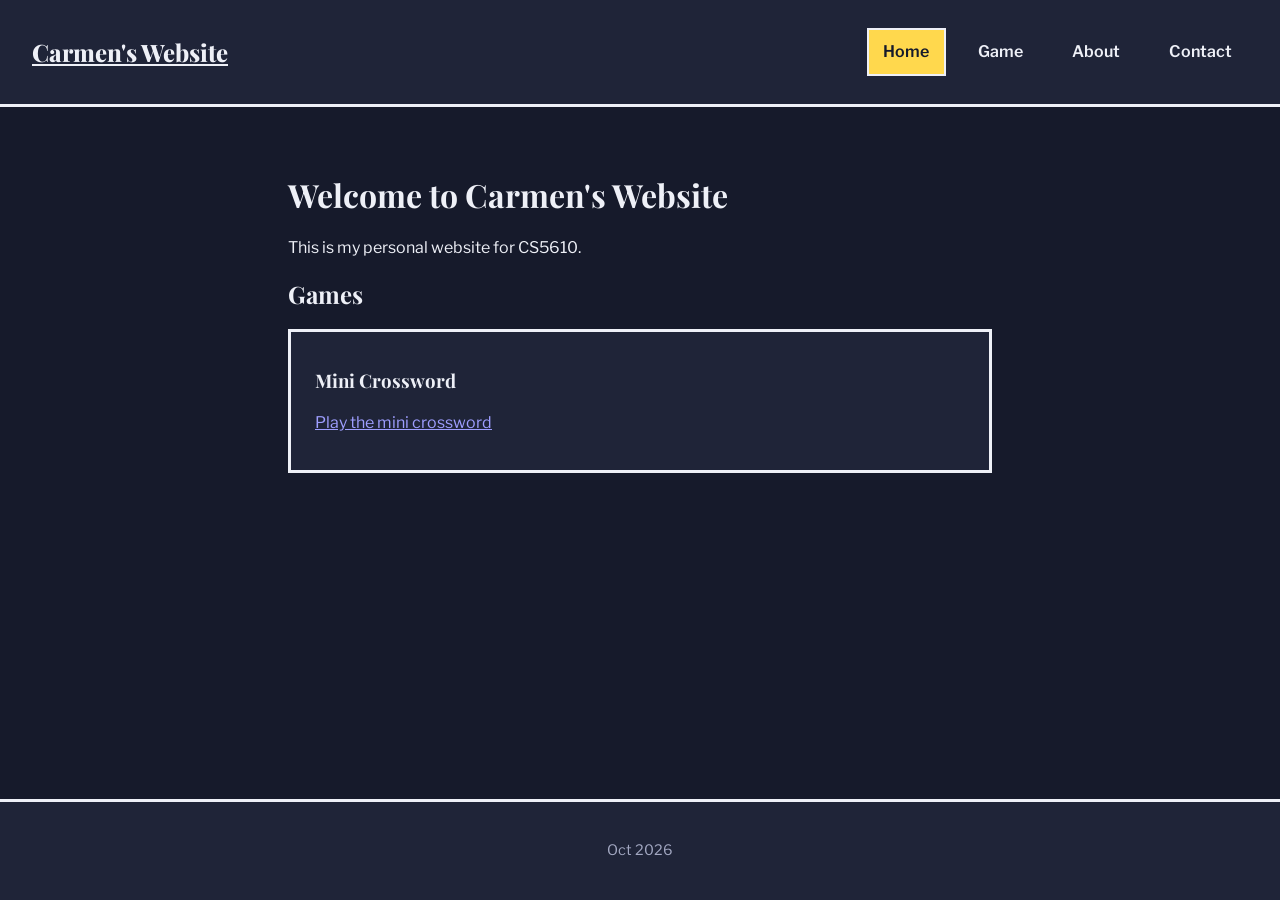
<file: index.html>
<!DOCTYPE html>
<html lang="en">
<head>
    <meta charset="UTF-8">
    <meta name="viewport" content="width=device-width, initial-scale=1.0">
    <title>Carmen's Website For CS5610</title>
    <meta name="description" content="Carmen's website for CS5610.">
    <link rel="stylesheet" href="css/main.css">
    <link rel="preconnect" href="https://fonts.googleapis.com">
    <link rel="preconnect" href="https://fonts.gstatic.com" crossorigin>
    <link href="https://fonts.googleapis.com/css2?family=Libre+Franklin:wght@400;600&family=Playfair+Display:wght@700;800&display=swap" rel="stylesheet">
</head>

<body>
    <header class="site-header">
        <a href="index.html" class="site-title">Carmen's Website</a>
        <nav>
            <ul class="nav-list">
            <li><a href="index.html" aria-current="page">Home</a></li>
            <li><a href="game.html">Game</a></li>
            <li><a href="about.html">About</a></li>
            <li><a href="contact.html">Contact</a></li>
      </ul>
        </nav>
    </header>

    <main>
        <h1>Welcome to Carmen's Website</h1>
        <p>This is my personal website for CS5610.</p>

        <section>
        <h2>Games</h2>
        <article>
        <h3>Mini Crossword</h3>
        <p><a href="game.html">Play the mini crossword</a></p>
        </article>
        </section>
    </main>

    <footer class="site-footer">
        <p>Oct 2026</p>
    </footer>
    
</body>
</html>
</file>
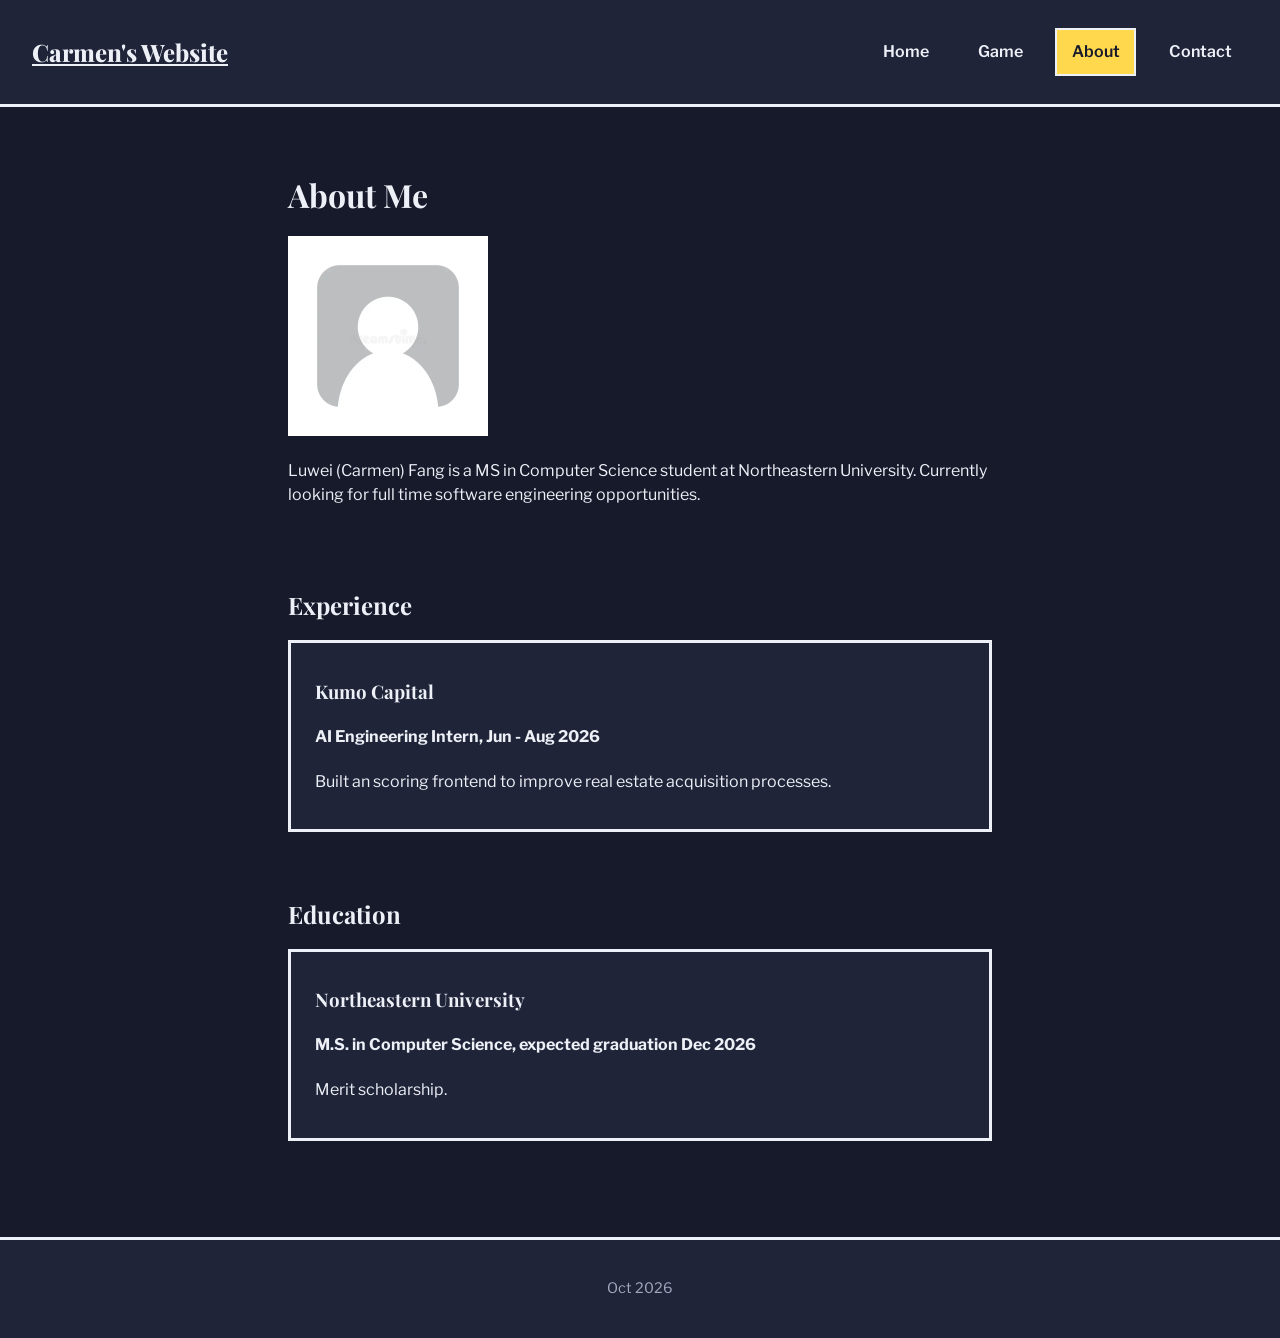
<file: about.html>
<!DOCTYPE html>
<html lang="en">
<head>
    <meta charset="UTF-8">
    <meta name="viewport" content="width=device-width, initial-scale=1.0">
    <title>About | Carmen's Website</title>
    <meta name="description" content="Experience and education information of Carmen.">
    <link rel="stylesheet" href="css/main.css">
    <link rel="preconnect" href="https://fonts.googleapis.com">
    <link rel="preconnect" href="https://fonts.gstatic.com" crossorigin>
    <link href="https://fonts.googleapis.com/css2?family=Libre+Franklin:wght@400;600&family=Playfair+Display:wght@700;800&display=swap" rel="stylesheet">
</head>
<body>

    <header class="site-header">
        <a href="index.html" class="site-title">Carmen's Website</a>
        <nav>
        <ul class="nav-list">
            <li><a href="index.html">Home</a></li>
            <li><a href="game.html">Game</a></li>
            <li><a href="about.html" aria-current="page">About</a></li>
            <li><a href="contact.html">Contact</a></li>
      </ul>
    </nav>
  </header>

  <main>
    <h1>About Me</h1>
    <img src="./images/blank-avatar-photo.webp" alt="Headshot picture" width="200" height="200">
    <p>Luwei (Carmen) Fang is a MS in Computer Science student at Northeastern University. Currently looking for full time software engineering opportunities.</p>
    <br>
    <br>

    <section>
      <h2>Experience</h2>
      <article>
        <h3>Kumo Capital</h3>
        <h4>AI Engineering Intern, Jun - Aug 2026</h4>
        <p>Built an scoring frontend to improve real estate acquisition processes.</p>
      </article>
    </section>
    <br>
    <br>

    <section>
      <h2>Education</h2>
      <article>
        <h3>Northeastern University</h3>
        <h4>M.S. in Computer Science, expected graduation Dec 2026</h4>
        <p>Merit scholarship.</p>
      </article>
    </section>
    <br>
    <br>

  </main>

  <footer class="site-footer">
        <p>Oct 2026</p>
    </footer>
    
</body>
</html>
</file>
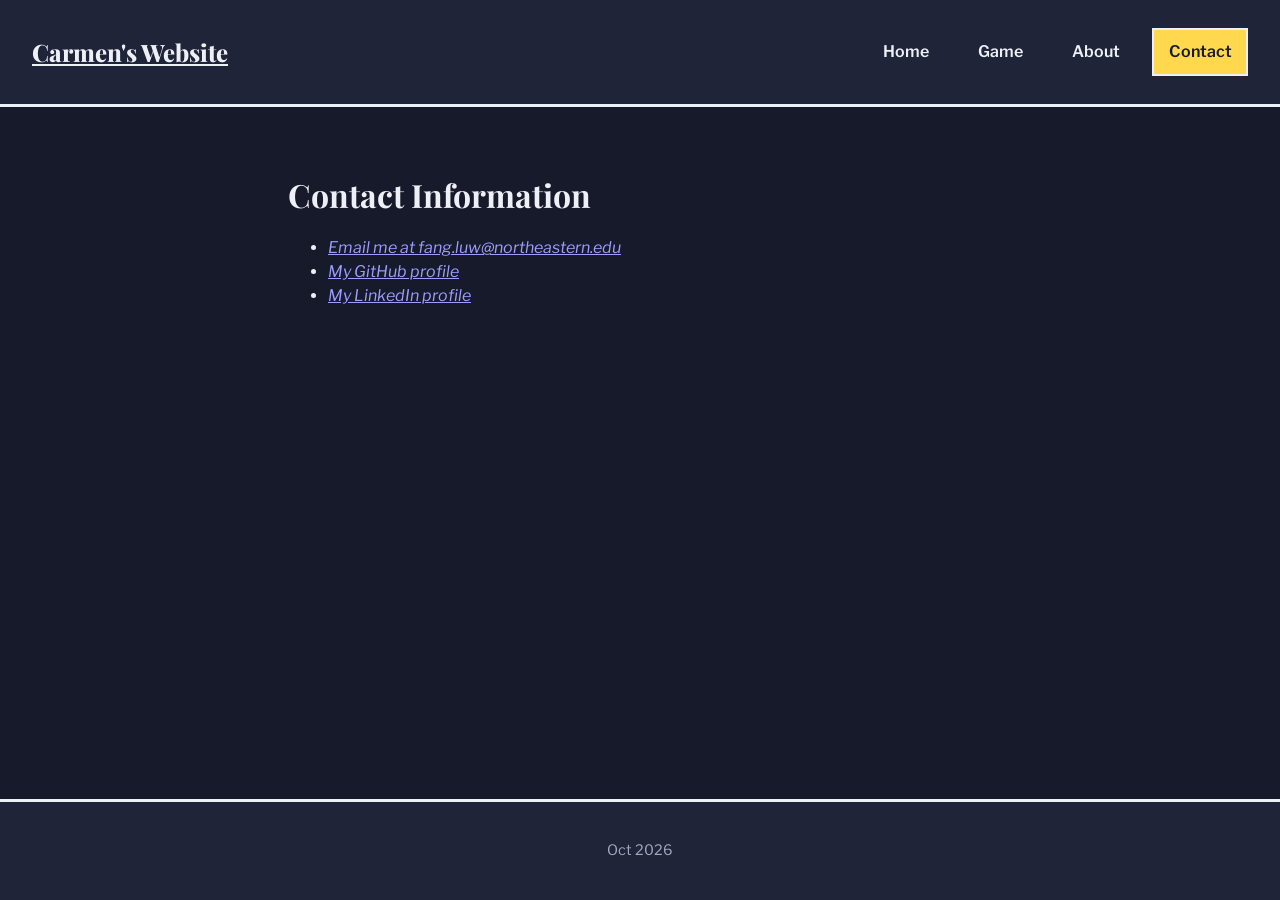
<file: contact.html>
<!DOCTYPE html>
<html lang="en">
<head>
    <meta charset="UTF-8">
    <meta name="viewport" content="width=device-width, initial-scale=1.0">
    <title>Contact | Carmen's Website</title>
    <meta name="description" content="Carmen's contact information and online profiles.">
    <link rel="stylesheet" href="css/main.css">
    <link rel="preconnect" href="https://fonts.googleapis.com">
    <link rel="preconnect" href="https://fonts.gstatic.com" crossorigin>
    <link href="https://fonts.googleapis.com/css2?family=Libre+Franklin:wght@400;600&family=Playfair+Display:wght@700;800&display=swap" rel="stylesheet">
</head>
<body>

    <header class="site-header">
    <a href="index.html" class="site-title">Carmen's Website</a>
    <nav>
      <ul class="nav-list">
        <li><a href="index.html">Home</a></li>
        <li><a href="game.html">Game</a></li>
        <li><a href="about.html">About</a></li>
        <li><a href="contact.html" aria-current="page">Contact</a></li>
      </ul>
    </nav>
  </header>

  <main>
    <h1>Contact Information</h1>

    <section>
      <address>
        <ul>
          <li><a href="mailto:fang.luw@northeastern.edu">Email me at fang.luw@northeastern.edu</a></li>
          <li><a href="https://github.com/fangluw">My GitHub profile</a></li>
          <li><a href="https://www.linkedin.com/in/carmenfang/">My LinkedIn profile</a></li>
        </ul>
      </address>
    </section>
  </main>

  <footer class="site-footer">
    <p>Oct 2026</p>
  </footer>
    
</body>
</html>
</file>
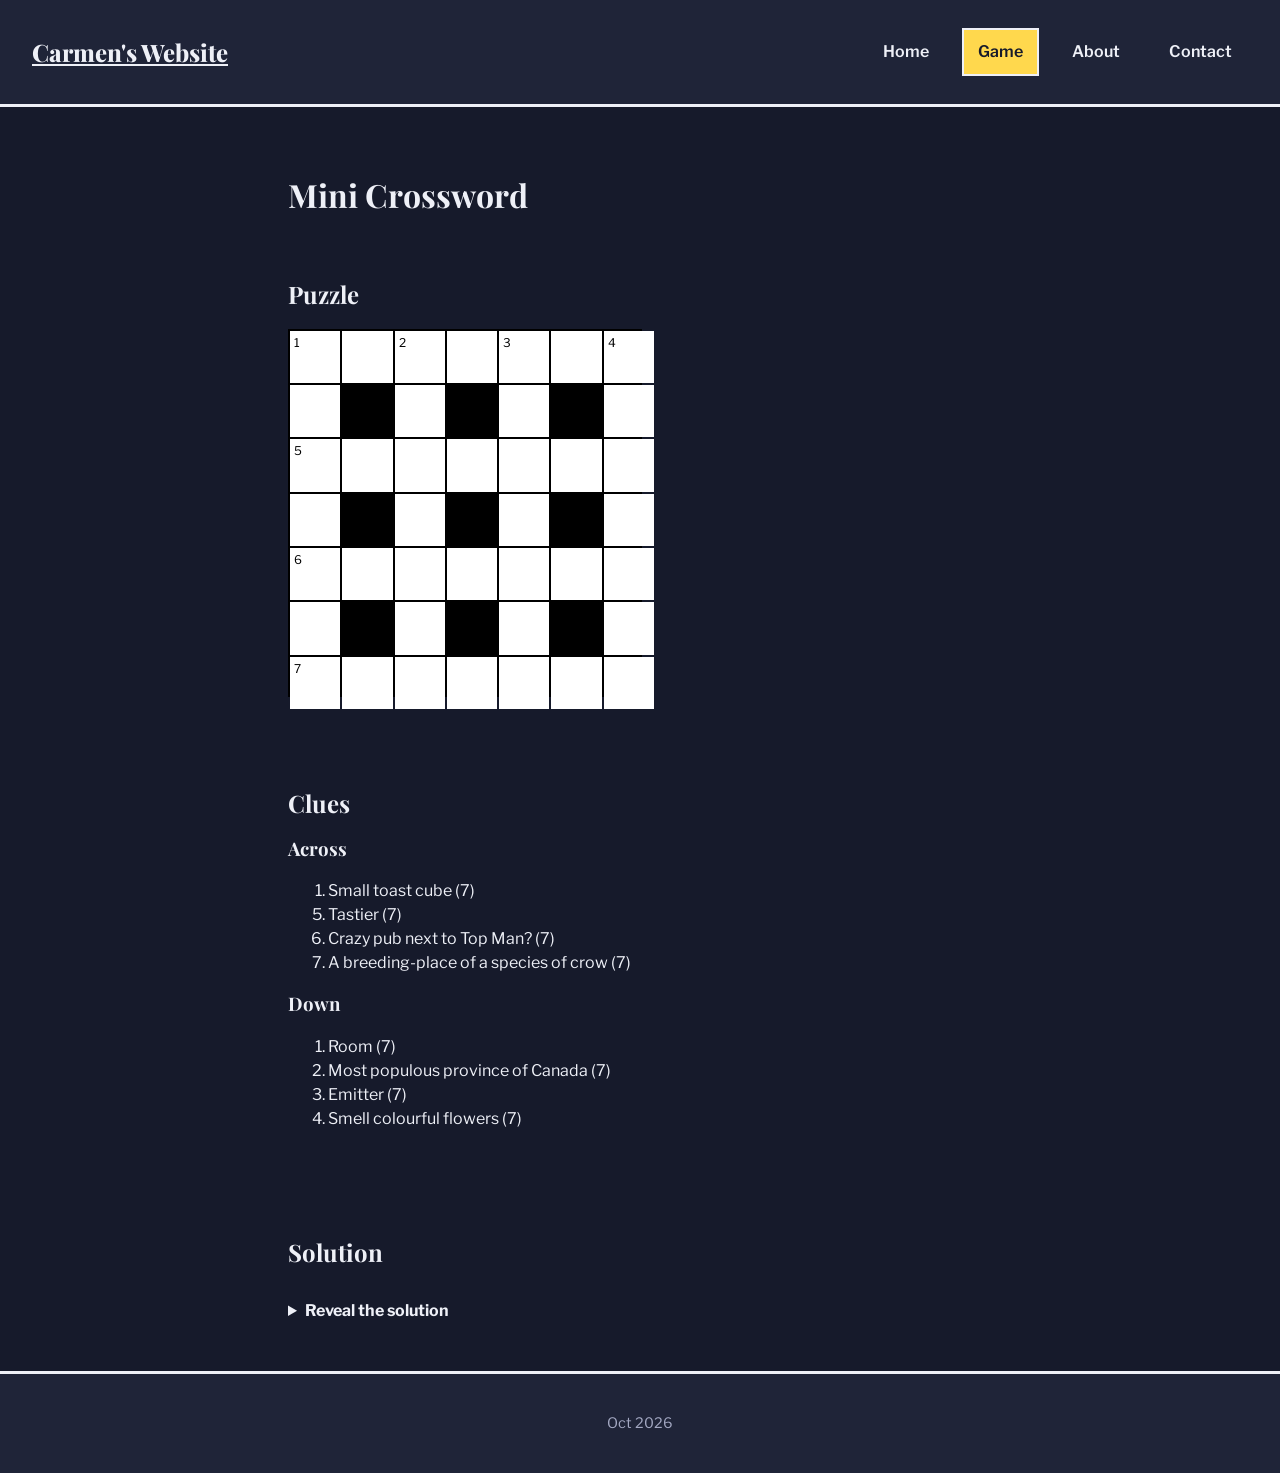
<file: game.html>
<!DOCTYPE html>
<html lang="en">
<head>
    <meta charset="UTF-8">
    <meta name="viewport" content="width=device-width, initial-scale=1.0">
    <title>Mini Crossword | Carmen's Website</title>
    <meta name="description" content="A mini crossword game.">
    <link rel="stylesheet" href="css/main.css">
    <link rel="stylesheet" href="css/game.css">
    <link rel="preconnect" href="https://fonts.googleapis.com">
    <link rel="preconnect" href="https://fonts.gstatic.com" crossorigin>
    <link href="https://fonts.googleapis.com/css2?family=Libre+Franklin:wght@400;600&family=Playfair+Display:wght@700;800&display=swap" rel="stylesheet">
</head>

<body>

    <header class="site-header">
    <a href="index.html" class="site-title">Carmen's Website</a>
    <nav>
      <ul class="nav-list">
        <li><a href="index.html">Home</a></li>
        <li><a href="game.html" aria-current="page">Game</a></li>
        <li><a href="about.html">About</a></li>
        <li><a href="contact.html">Contact</a></li>
      </ul>
    </nav>
  </header>

  <main>
    <h1>Mini Crossword</h1>
    <br>
  
    <section class="puzzle">
      <h2>Puzzle</h2>
      <div class="grid">
      <!-- Row 1 -->
      <div class="cell"><label class="num">1</label><input type="text" maxlength="1" aria-label="Row 1, column 1, 1 Across, 1 Down"></div>
      <div class="cell"><input type="text" maxlength="1" aria-label="Row 1, column 2, 1 Across"></div>
      <div class="cell"><label class="num">2</label><input type="text" maxlength="1" aria-label="Row 1, column 3, 1 Across, 2 Down"></div>
      <div class="cell"><input type="text" maxlength="1" aria-label="Row 1, column 4, 1 Across"></div>
      <div class="cell"><label class="num">3</label><input type="text" maxlength="1" aria-label="Row 1, column 5, 1 Across, 3 Down"></div>
      <div class="cell"><input type="text" maxlength="1" aria-label="Row 1, column 6, 1 Across"></div>
      <div class="cell"><label class="num">4</label><input type="text" maxlength="1" aria-label="Row 1, column 7, 1 Across, 4 Down"></div>

      <!-- Row 2 -->
      <div class="cell"><input type="text" maxlength="1" aria-label="Row 2, column 1, 1 Down"></div>
      <div class="block"></div>
      <div class="cell"><input type="text" maxlength="1" aria-label="Row 2, column 3, 2 Down"></div>
      <div class="block"></div>
      <div class="cell"><input type="text" maxlength="1" aria-label="Row 2, column 5, 3 Down"></div>
      <div class="block"></div>
      <div class="cell"><input type="text" maxlength="1" aria-label="Row 2, column 7, 4 Down"></div>

      <!-- Row 3 -->
      <div class="cell"><label class="num">5</label><input type="text" maxlength="1" aria-label="Row 3, column 1, 5 Across, 1 Down"></div>
      <div class="cell"><input type="text" maxlength="1" aria-label="Row 3, column 2, 5 Across"></div>
      <div class="cell"><input type="text" maxlength="1" aria-label="Row 3, column 3, 5 Across, 2 Down"></div>
      <div class="cell"><input type="text" maxlength="1" aria-label="Row 3, column 4, 5 Across"></div>
      <div class="cell"><input type="text" maxlength="1" aria-label="Row 3, column 5, 5 Across, 3 Down"></div>
      <div class="cell"><input type="text" maxlength="1" aria-label="Row 3, column 6, 5 Across"></div>
      <div class="cell"><input type="text" maxlength="1" aria-label="Row 3, column 7, 5 Across, 4 Down"></div>

      <!-- Row 4 -->
      <div class="cell"><input type="text" maxlength="1" aria-label="Row 4, column 1, 1 Down"></div>
      <div class="block"></div>
      <div class="cell"><input type="text" maxlength="1" aria-label="Row 4, column 3, 2 Down"></div>
      <div class="block"></div>
      <div class="cell"><input type="text" maxlength="1" aria-label="Row 4, column 5, 3 Down"></div>
      <div class="block"></div>
      <div class="cell"><input type="text" maxlength="1" aria-label="Row 4, column 7, 4 Down"></div>

      <!-- Row 5 -->
      <div class="cell"><label class="num">6</label><input type="text" maxlength="1" aria-label="Row 5, column 1, 6 Across, 1 Down"></div>
      <div class="cell"><input type="text" maxlength="1" aria-label="Row 5, column 2, 6 Across"></div>
      <div class="cell"><input type="text" maxlength="1" aria-label="Row 5, column 3, 6 Across, 2 Down"></div>
      <div class="cell"><input type="text" maxlength="1" aria-label="Row 5, column 4, 6 Across"></div>
      <div class="cell"><input type="text" maxlength="1" aria-label="Row 5, column 5, 6 Across, 3 Down"></div>
      <div class="cell"><input type="text" maxlength="1" aria-label="Row 5, column 6, 6 Across"></div>
      <div class="cell"><input type="text" maxlength="1" aria-label="Row 5, column 7, 6 Across, 4 Down"></div>

      <!-- Row 6 -->
      <div class="cell"><input type="text" maxlength="1" aria-label="Row 6, column 1, 1 Down"></div>
      <div class="block"></div>
      <div class="cell"><input type="text" maxlength="1" aria-label="Row 6, column 3, 2 Down"></div>
      <div class="block"></div>
      <div class="cell"><input type="text" maxlength="1" aria-label="Row 6, column 5, 3 Down"></div>
      <div class="block"></div>
      <div class="cell"><input type="text" maxlength="1" aria-label="Row 6, column 7, 4 Down"></div>

      <!-- Row 7 -->
      <div class="cell"><label class="num">7</label><input type="text" maxlength="1" aria-label="Row 7, column 1, 7 Across, 1 Down"></div>
      <div class="cell"><input type="text" maxlength="1" aria-label="Row 7, column 2, 7 Across"></div>
      <div class="cell"><input type="text" maxlength="1" aria-label="Row 7, column 3, 7 Across, 2 Down"></div>
      <div class="cell"><input type="text" maxlength="1" aria-label="Row 7, column 4, 7 Across"></div>
      <div class="cell"><input type="text" maxlength="1" aria-label="Row 7, column 5, 7 Across, 3 Down"></div>
      <div class="cell"><input type="text" maxlength="1" aria-label="Row 7, column 6, 7 Across"></div>
      <div class="cell"><input type="text" maxlength="1" aria-label="Row 7, column 7, 7 Across, 4 Down"></div>
    </div>
    </section>

    <br>
    <br>
    <br>
    <section>
      <h2>Clues</h2>
      <h3>Across</h3>
      <ol class="clue-list">
        <li value="1">Small toast cube (7)</li>
        <li value="5">Tastier (7)</li>
        <li value="6">Crazy pub next to Top Man? (7)</li>
        <li value="7">A breeding-place of a species of crow (7)</li>
      </ol>
      <h3>Down</h3>
      <ol class="clue-list">
        <li value="1">Room (7)</li>
        <li value="2">Most populous province of Canada (7)</li>
        <li value="3">Emitter (7)</li>
        <li value="4">Smell colourful flowers (7)</li>
      </ol>
    </section>

    <br>
    <br>
    <br>
    <section>
      <h2>Solution</h2>
      <details class="solution">
        <summary>Reveal the solution</summary>
        <br>
        <h3>Across answers</h3>
        <ol>
          <li value="1">BACKING</li>
          <li value="5">SCAMPER</li>
          <li value="6">EMBROIL</li>
          <li value="7">LOTTERY</li>
        </ol>
        <h3>Down answers</h3>
        <ol>
          <li value="1">BOSWELL</li>
          <li value="2">CHATBOT</li>
          <li value="3">IMPROVE</li>
          <li value="4">GORMLEY</li>
        </ol>
      </details>
    </section>
  </main>

  <footer class="site-footer">
    <p>Oct 2026</p>
  </footer>
    
</body>
</html>
</file>
<file: css/main.css>
:root {
  --bg: #161a2b;
  --surface: #1f2438;
  --text: #eef0f7;
  --muted: #a3a8c2;
  --line: #eef0f7;
  --highlight: #ffd84d;
  --clue: #a7d8ff;
  --on-color: #161a2b;
  --border: 3px solid var(--line);
  --tap: 44px;
  --nav-height: 3.5rem;
  color-scheme: dark;
}


body {
  margin: 0;
  min-height: 100vh;
  display: flex;
  flex-direction: column;
  font-family: 'Libre Franklin', system-ui, -apple-system, sans-serif;
  font-size: 1rem;
  line-height: 1.5;
  color: var(--text);
  background-color: var(--bg);
}


img {
  max-width: 100%;
  height: auto;
}



.site-header {
  position: sticky;
  top: 0;
  z-index: 10;
  display: flex;
  justify-content: space-between;
  align-items: center;
  flex-wrap: wrap;
  gap: 1rem;
  padding: 0.75rem 2rem;
  background: var(--surface);
  border-bottom: var(--border);
}


.site-title {
  display: inline-flex;
  align-items: center;
  min-height: var(--tap);
  color: var(--text);
  font-family: 'Playfair Display', Georgia, serif;
  font-size: 1.5rem;
  font-weight: 800;
}


.nav-list {
  display: flex;
  flex-wrap: wrap;
  gap: 1rem;
  list-style: none;
}


.nav-list a {
  display: flex;
  align-items: center;
  justify-content: center;
  min-height: var(--tap);
  min-width: var(--tap);
  padding: 0 0.9rem;
  color: var(--text);
  font-weight: 600;
  text-decoration: none;
  border: 2px solid transparent;
  transition: background-color 0.5s ease;
}


.nav-list a:hover {
  background: var(--clue);
  color: var(--on-color);
}


.nav-list a[aria-current="page"] {
  background: var(--highlight);
  color: var(--on-color);
  border-color: var(--line);
}


a:focus-visible {
  outline: 3px solid var(--highlight);
  outline-offset: 3px;
  background: var(--clue);
  color: var(--on-color);
}


main {
  flex: 1;
  width: 100%;
  max-width: 44rem;
  margin: 0 auto;
  padding: 3rem 2rem;
}

h1,
h2,
h3 {
  font-family: 'Playfair Display', Georgia, serif;
  line-height: 1.2;
}


article {
  background: var(--surface);
  border: var(--border);
  padding: 1.2rem 1.5rem;
}


.site-footer {
  padding: 1.5rem 2rem;
  background: var(--surface);
  border-top: var(--border);
  color: var(--muted);
  font-size: 0.9rem;
  text-align: center;
}


::selection {
  background-color: var(--highlight);
  color: var(--on-color);
}


@media (max-width: 600px) {
  .site-header {
    padding: 0.2rem 1rem;
  }

  .site-title {
    font-size: 1.2rem;
  }

 
  .site-header nav {
    position: fixed;
    left: 0;
    right: 0;
    bottom: 0;
    background: var(--surface);
    border-top: var(--border);
  }

  .nav-list {
    display: grid;
    grid-template-columns: repeat(4, 1fr);
    gap: 0;
  }

  .nav-list a {
    min-height: var(--nav-height);
    padding: 0 0.25rem;
    font-size: 0.95rem;
  }


  body {
    padding-bottom: var(--nav-height);
  }

  main {
    padding: 2rem 1rem;
  }

  article {
    padding: 1rem;
  }

  .site-footer {
    padding: 1.2rem 1rem;
  }
}
</file>
<file: css/game.css>
.grid {
  display: grid;
  grid-template-columns: repeat(7, 1fr);
  gap: 2px;
  background-color: black;
  border: 2px solid black;
  width: min(100%, 350px);
}


.cell {
  position: relative;
  aspect-ratio: 1;
  background: white;
}

.block {
  background: black;
  aspect-ratio: 1;
}


.num {
  position: absolute;
  top: 3px;
  left: 4px;
  font-size: 0.75rem;
  color: black;
}


.cell input {
  width: 100%;
  height: 100%;
  border: none;
  background: transparent;
  text-align: center;
  font-size: 1.5rem;
  font-weight: bold;
  text-transform: uppercase;
  color: black;
}


.cell input:focus {
  background-color: #ffd84d;
}


details {
  margin-top: 2rem;
}

summary {
  cursor: pointer;
  font-weight: bold;
}


@media (max-width: 600px) {
  .puzzle {
    overflow-x: auto;
  }

  .grid {
    grid-template-columns: repeat(7, var(--tap));
    width: max-content;
  }
}
</file>
